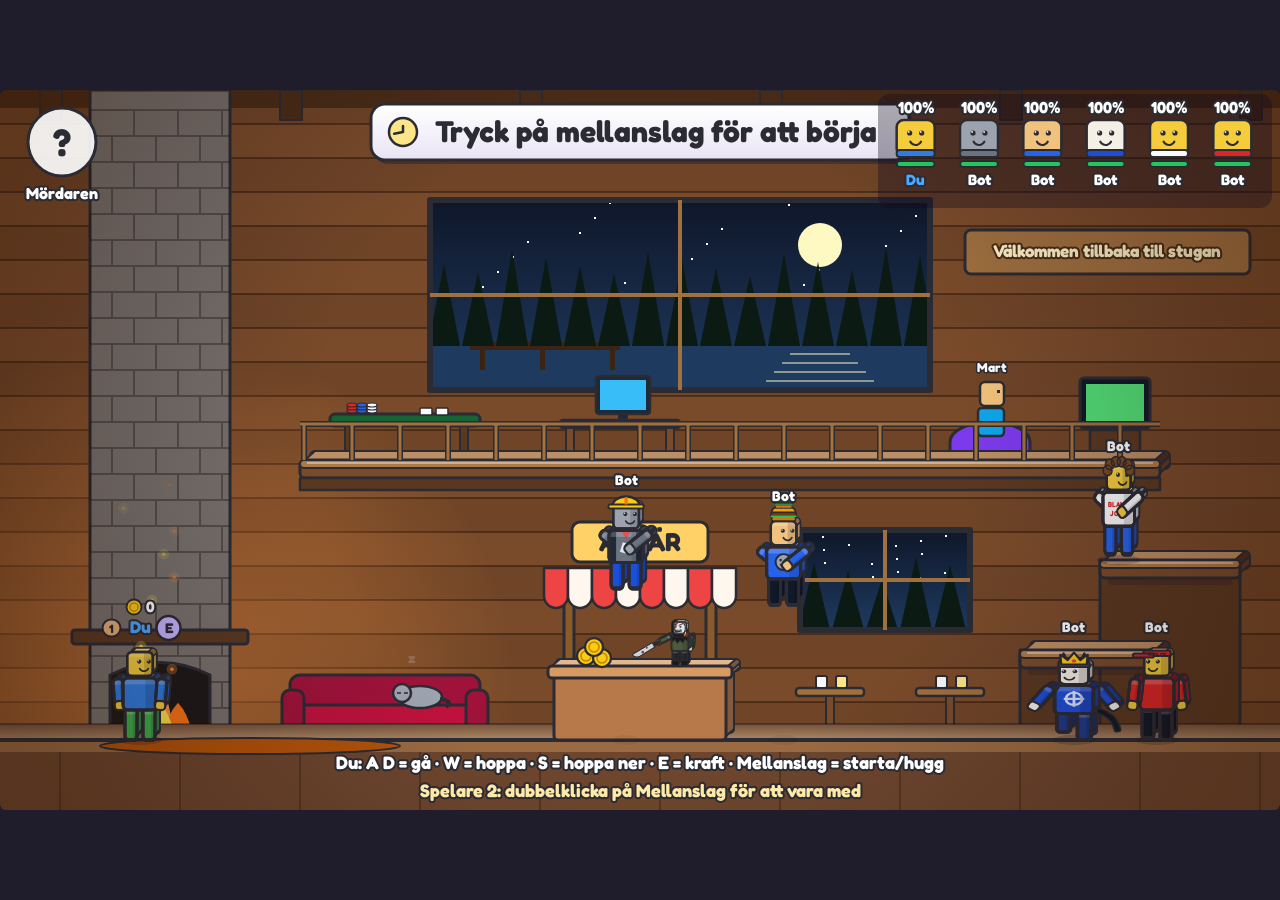
<file: index.html>
<!doctype html>
<html lang="sv">
<head>
  <meta charset="utf-8">
  <meta name="viewport" content="width=device-width, initial-scale=1">
  <title>Överlev Mördaren</title>
  <link rel="preconnect" href="https://fonts.googleapis.com">
  <link rel="preconnect" href="https://fonts.gstatic.com" crossorigin>
  <link href="https://fonts.googleapis.com/css2?family=Fredoka:wght@500;700&display=swap" rel="stylesheet">
  <link rel="stylesheet" href="style.css">
</head>
<body>
  <canvas id="game"></canvas>
  <script src="game.js"></script>
</body>
</html>
</file>
<file: style.css>
html, body {
  margin: 0;
  height: 100%;
  background: #1f1d2b;
  overflow: hidden;
}

body {
  display: flex;
  align-items: center;
  justify-content: center;
}

canvas {
  display: block;
  border-radius: 6px;
}
</file>
